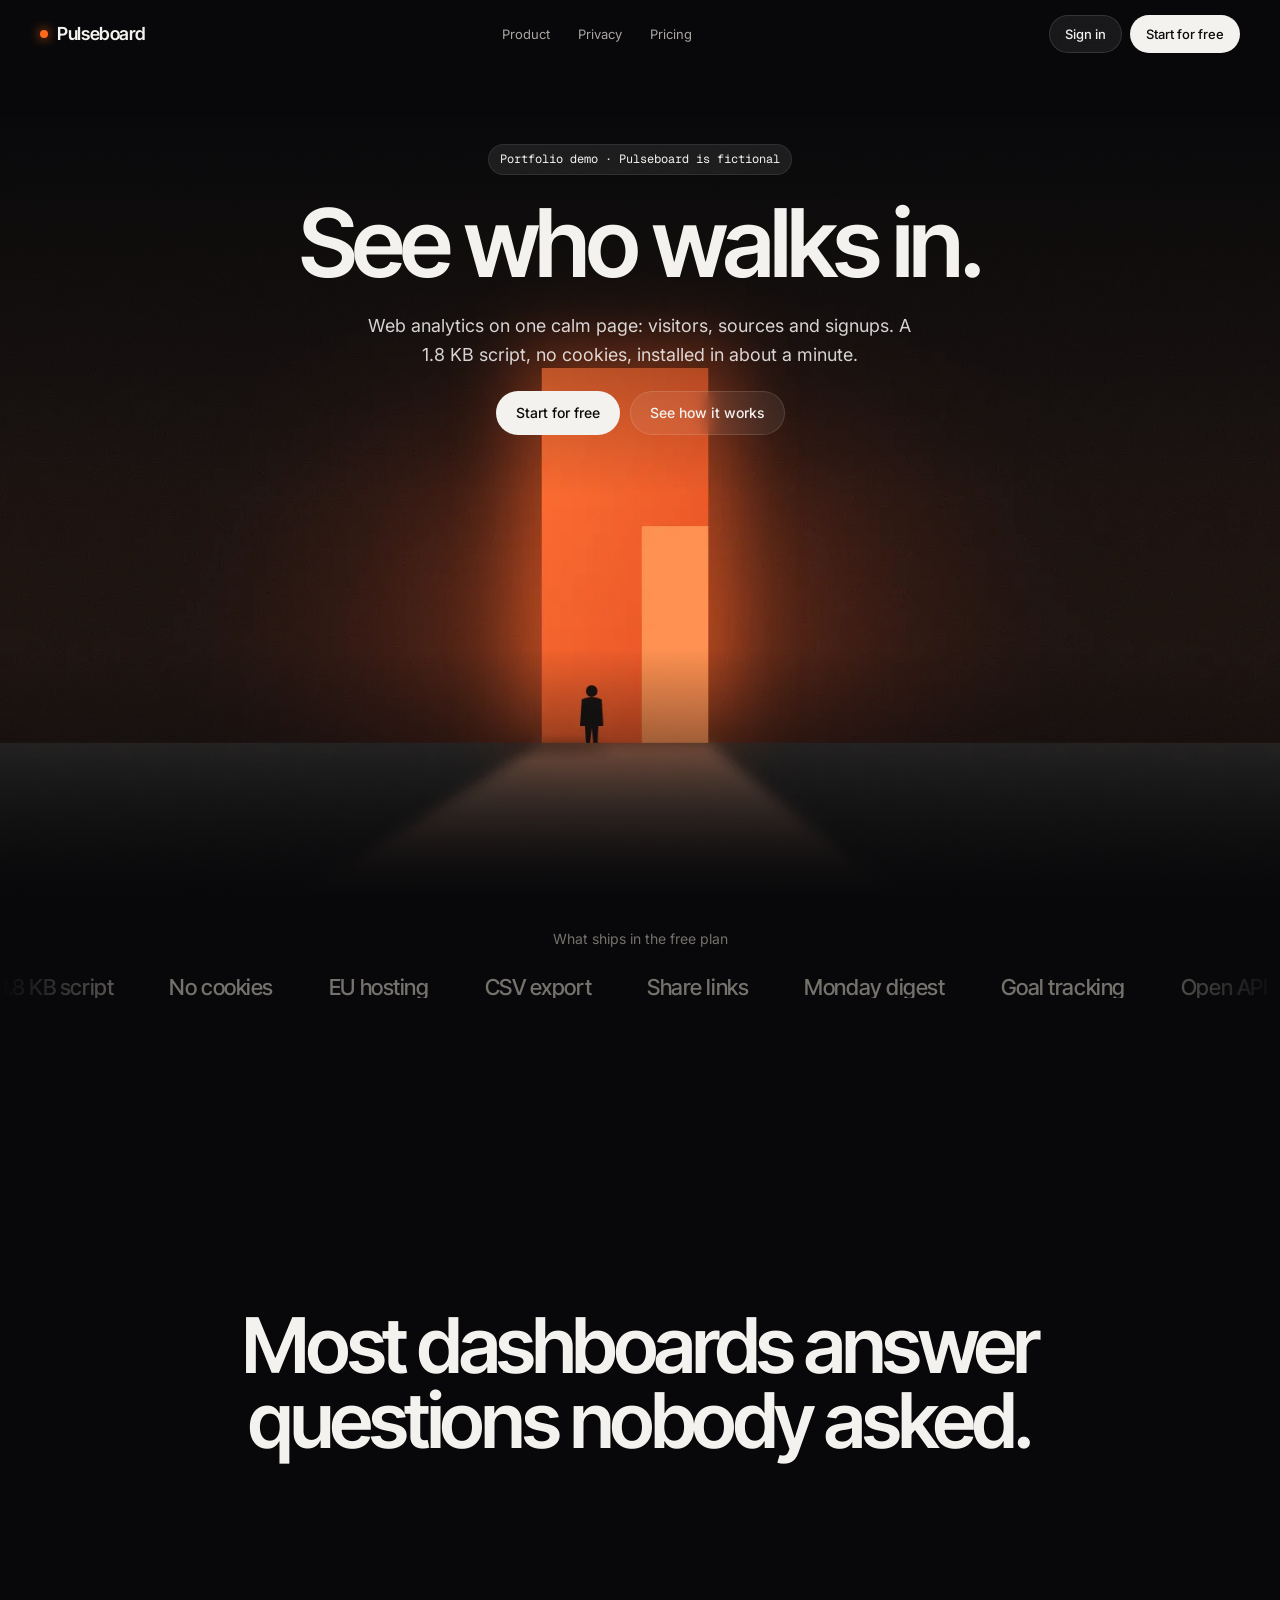
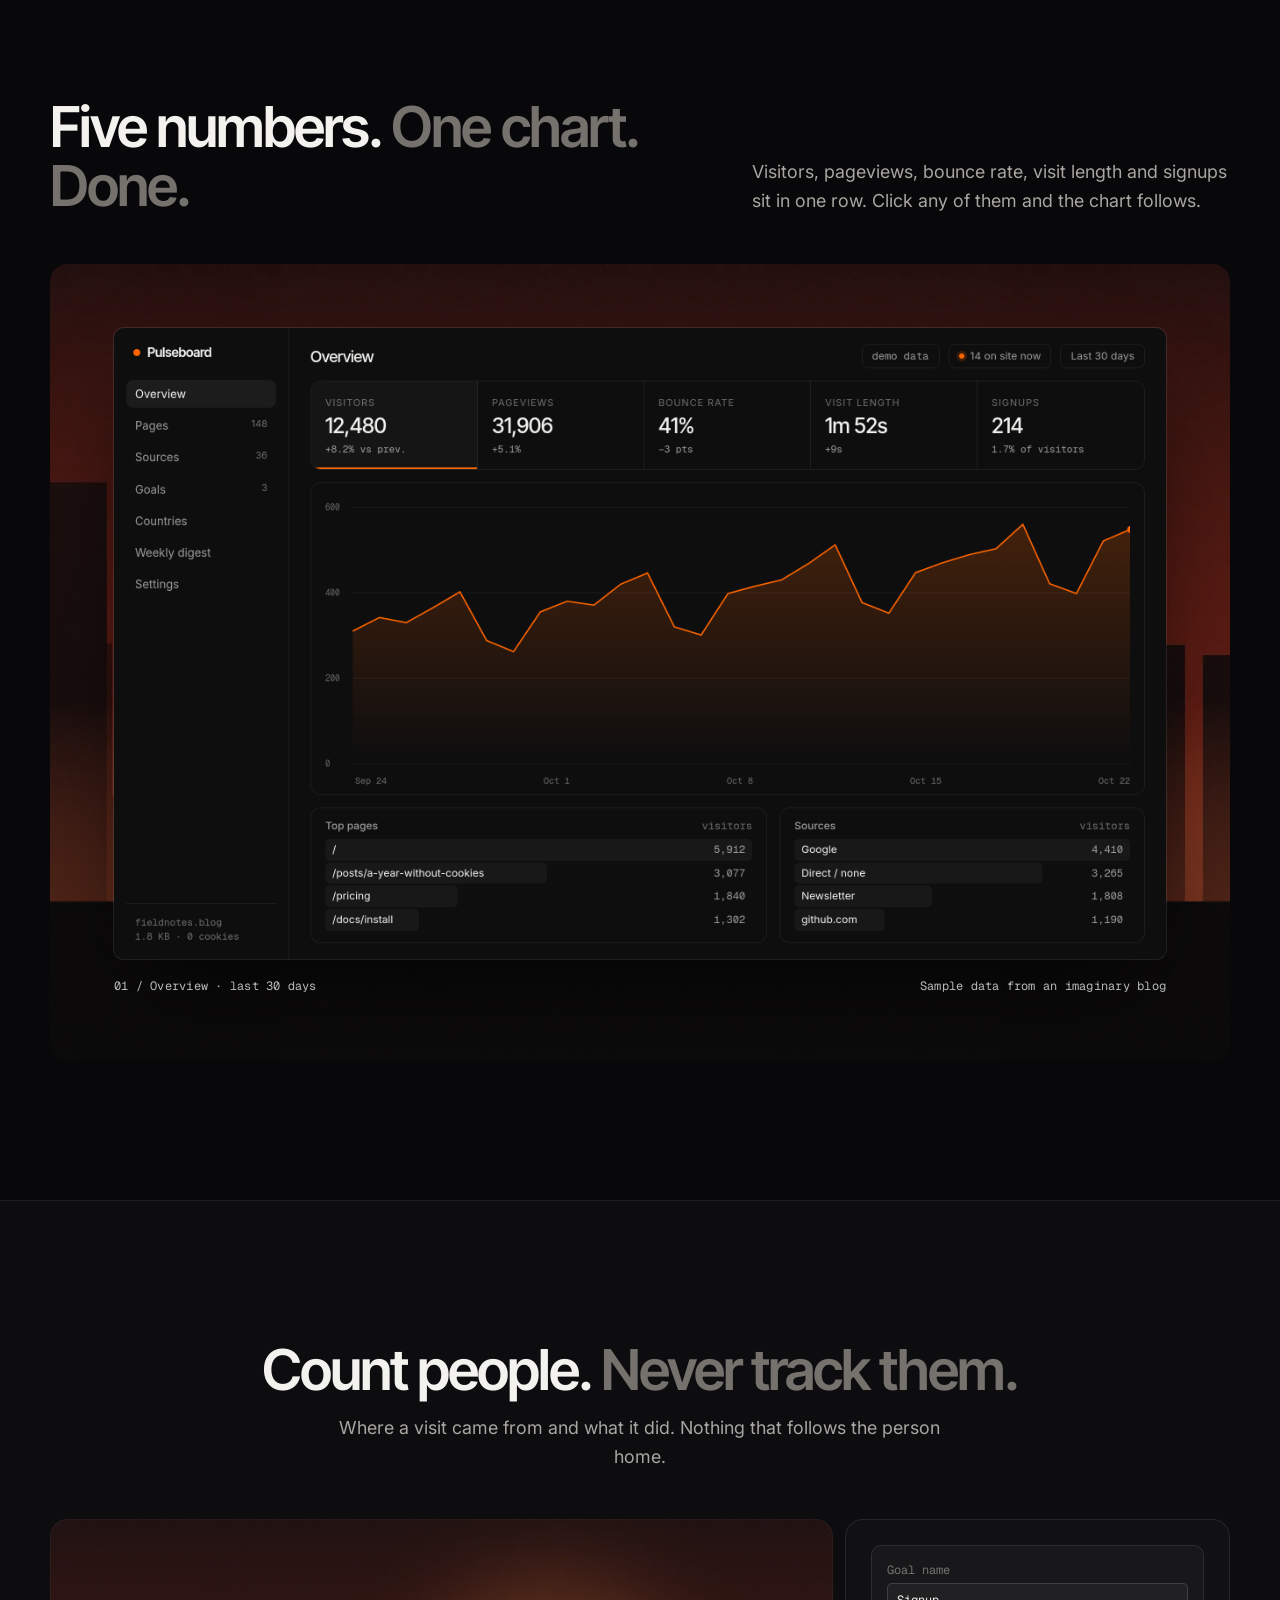
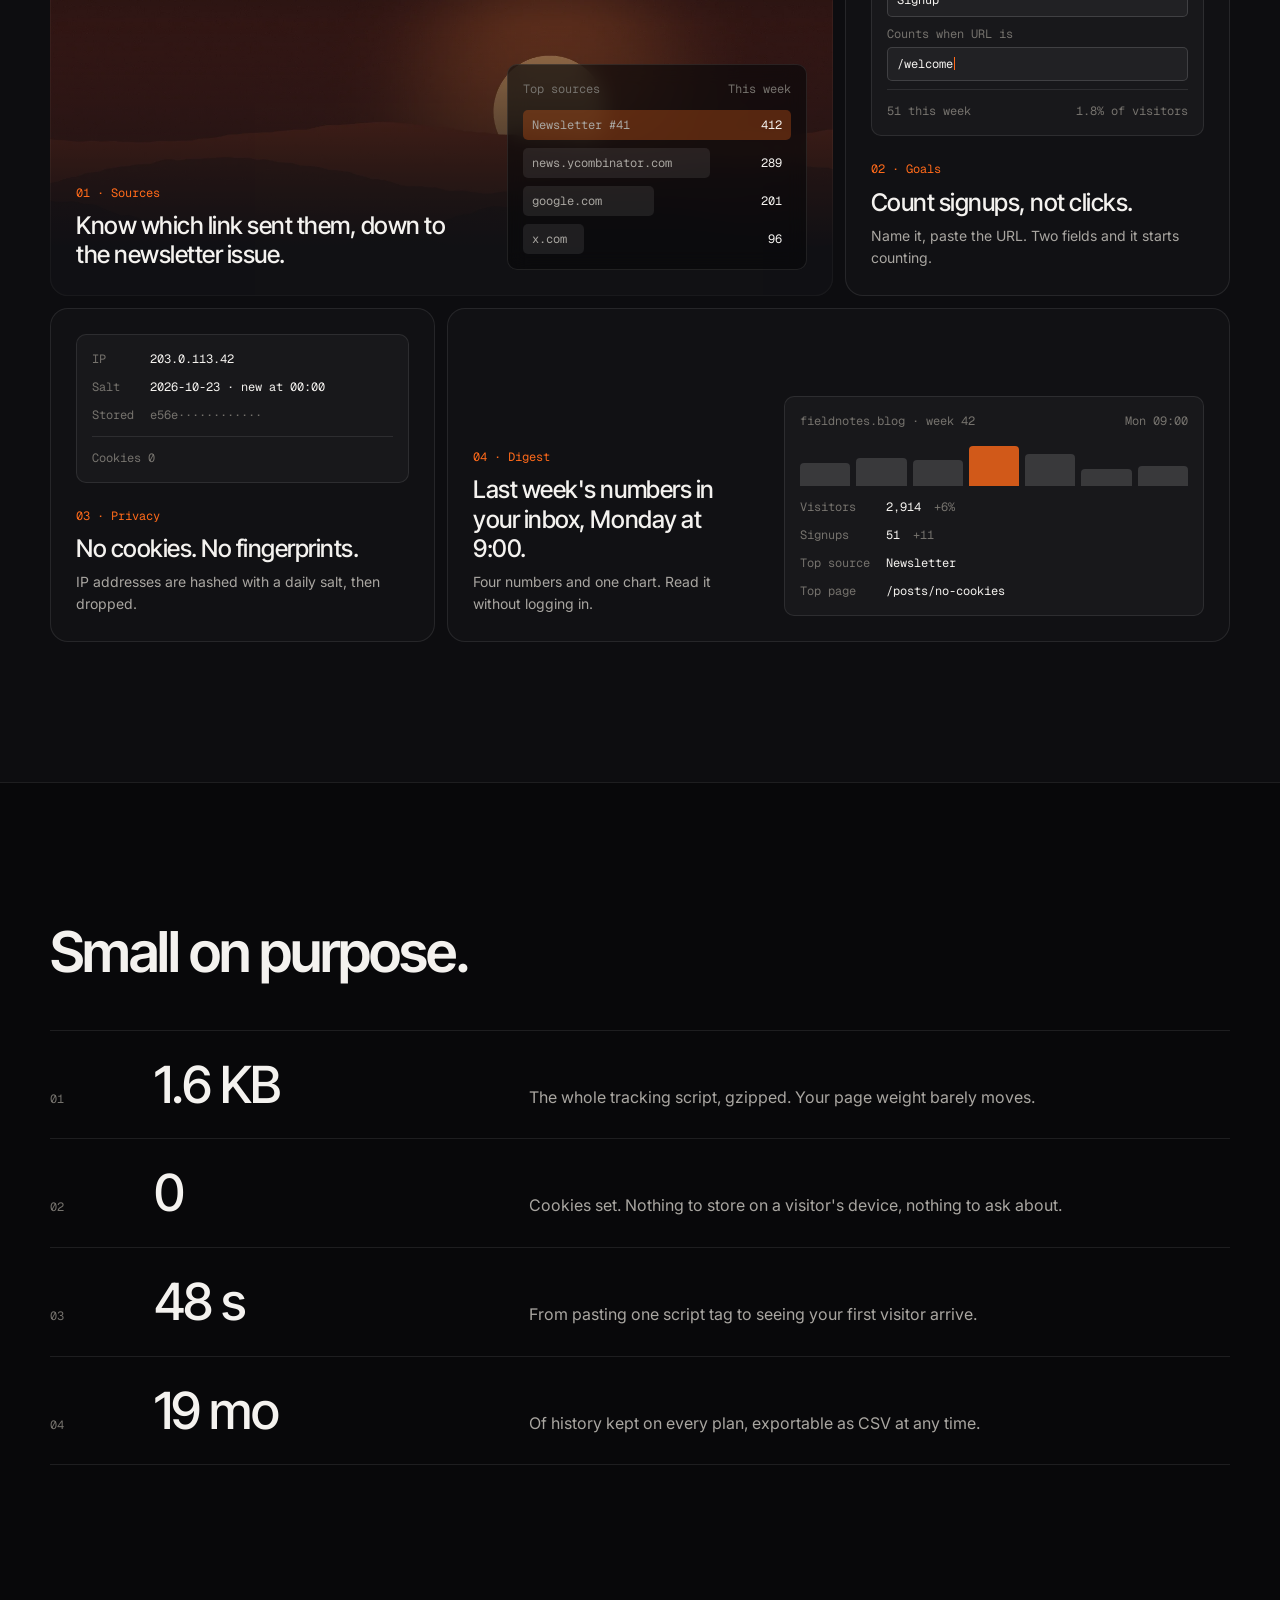
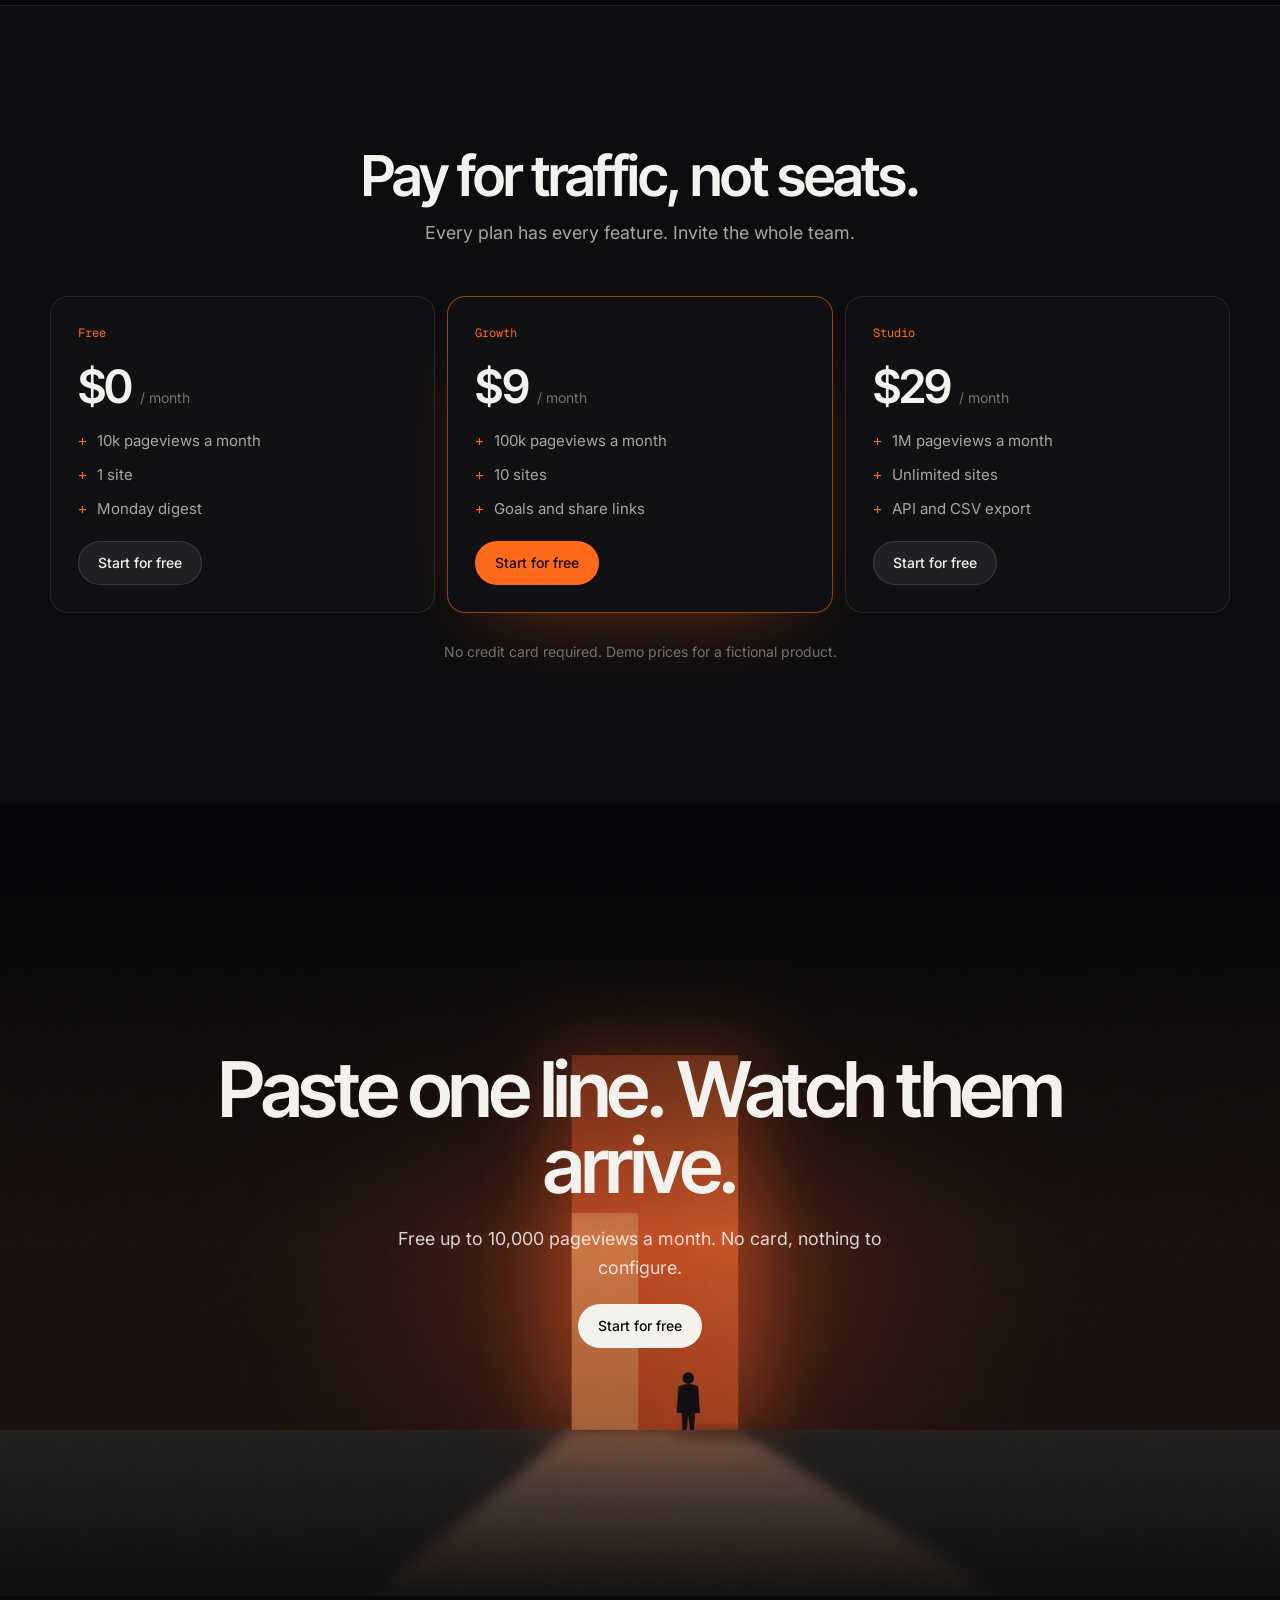
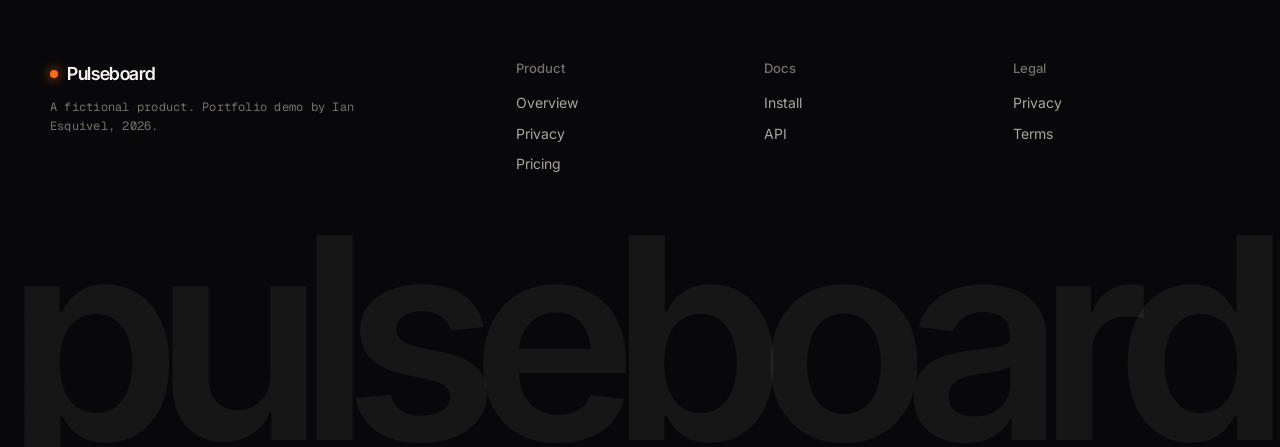
<file: index.html>
<!doctype html>
<html lang="en">
<head>
  <meta charset="utf-8" />
  <meta name="viewport" content="width=device-width, initial-scale=1" />
  <title>Pulseboard · See who walks in (portfolio demo)</title>
  <link rel="icon" href="data:image/svg+xml,%3Csvg xmlns=%22http://www.w3.org/2000/svg%22 viewBox=%220 0 10 10%22%3E%3Ccircle cx=%225%22 cy=%225%22 r=%224%22 fill=%22%23ff6a1a%22/%3E%3C/svg%3E">
  <meta name="description" content="Pulseboard is a fictional, privacy-first web analytics product: one calm page of visitors, sources and signups. A portfolio demo by Ian Esquivel." />
  <link rel="preconnect" href="https://fonts.googleapis.com" />
  <link rel="preconnect" href="https://fonts.gstatic.com" crossorigin />
  <link href="https://fonts.googleapis.com/css2?family=Inter+Tight:wght@500;600&family=Inter:wght@400;500&family=Geist+Mono:wght@400;500&display=swap" rel="stylesheet" />
  <link rel="stylesheet" href="styles.css" />
  <script src="main.js" defer></script>
</head>
<body>
  <header class="topbar">
    <a class="brand" href="#">Pulseboard</a>
    <nav class="topbar-links" aria-label="Main">
      <a href="#product">Product</a>
      <a href="#privacy">Privacy</a>
      <a href="#pricing">Pricing</a>
    </nav>
    <div class="topbar-actions">
      <a class="button button--ghost only-wide" href="#">Sign in</a>
      <a class="button button--white" href="#start">Start for free</a>
    </div>
  </header>

  <main>
    <!-- Hero -->
    <section class="splash">
      <div class="splash-art" data-drift><img src="img/doorway.webp" alt="A small figure standing in front of a glowing orange doorway in a dark hall" fetchpriority="high" /></div>
      <div class="wrap splash-copy">
        <span class="pill" data-in>Portfolio demo · Pulseboard is fictional</span>
        <h1 class="display" data-words>See who walks in.</h1>
        <p class="intro" data-in data-wait="0.3">Web analytics on one calm page: visitors, sources and signups. A 1.8&nbsp;KB script, no cookies, installed in about a minute.</p>
        <div class="splash-actions" data-in data-wait="0.45">
          <a class="button button--white" href="#start">Start for free</a>
          <a class="button button--ghost" href="#product">See how it works</a>
        </div>
      </div>
    </section>

    <!-- Ticker -->
    <section class="ticker-wrap">
      <p class="centered faint" style="font-size:14px" data-in>What ships in the free plan</p>
      <div class="ticker"><div class="ticker-row">
        <span>1.8 KB script</span><span>No cookies</span><span>EU hosting</span><span>CSV export</span><span>Share links</span><span>Monday digest</span><span>Goal tracking</span><span>Open API</span>
      </div></div>
    </section>

    <!-- Statement -->
    <section class="statement">
      <h2 class="display wrap" data-words>Most dashboards answer questions nobody asked.</h2>
    </section>

    <!-- Product -->
    <section class="block" id="product" style="padding-top:0">
      <div class="wrap">
        <div class="block-head block-head--split">
          <h2 class="title" data-in>Five numbers. <span>One chart. Done.</span></h2>
          <p class="intro" data-in>Visitors, pageviews, bounce rate, visit length and signups sit in one row. Click any of them and the chart follows.</p>
        </div>
        <figure class="frame" style="margin:0" data-in>
          <div class="frame-bg"><img src="img/towers.webp" alt="" loading="lazy" /></div>
          <img class="frame-shot" src="img/pulseboard-app.png" width="2400" height="1440" alt="Pulseboard overview screen: five stats, a 30-day visitors chart, top pages and sources" loading="lazy" />
          <figcaption class="frame-caption mono"><span>01 / Overview · last 30 days</span><span>Sample data from an imaginary blog</span></figcaption>
        </figure>
      </div>
    </section>

    <!-- Privacy features -->
    <section class="block block--tint" id="privacy">
      <div class="wrap">
        <div class="block-head centered">
          <h2 class="title" style="max-width:16em" data-in>Count people. <span>Never track them.</span></h2>
          <p class="intro" data-in>Where a visit came from and what it did. Nothing that follows the person home.</p>
        </div>
        <div class="tiles" data-in-group>
          <article class="tile tile--wide tile--art" data-in>
            <div class="tile-bg"><img src="img/ridges.webp" alt="" loading="lazy" /></div>
            <div class="tile-text"><span class="label">01 · Sources</span><h3 class="subtitle">Know which link sent them, down to the newsletter issue.</h3></div>
            <div class="mock mock--frosted" role="img" aria-label="Example top sources this week: Newsletter issue 41, 412 visitors; news.ycombinator.com, 289; google.com, 201; x.com, 96.">
              <div class="mock-top" aria-hidden="true"><span>Top sources</span><span>This week</span></div>
              <ul class="meter" aria-hidden="true">
                <li style="--share:1"><span>Newsletter #41</span><strong>412</strong></li>
                <li style="--share:.7"><span>news.ycombinator.com</span><strong>289</strong></li>
                <li style="--share:.49"><span>google.com</span><strong>201</strong></li>
                <li style="--share:.23"><span>x.com</span><strong>96</strong></li>
              </ul>
            </div>
          </article>
          <article class="tile" data-in>
            <div class="mock" role="img" aria-label="Example goal setup: a goal named Signup that counts when the URL is /welcome. 51 this week.">
              <div aria-hidden="true">
                <span class="input-label">Goal name</span><span class="input">Signup</span>
                <span class="input-label">Counts when URL is</span><span class="input">/welcome<i class="cursor"></i></span>
                <div class="mock-bottom"><span>51 this week</span><span>1.8% of visitors</span></div>
              </div>
            </div>
            <div class="tile-text"><span class="label">02 · Goals</span><h3 class="subtitle">Count signups, not clicks.</h3><p>Name it, paste the URL. Two fields and it starts counting.</p></div>
          </article>
          <article class="tile" data-in data-hash-card>
            <div class="mock" role="img" aria-label="Example: the visitor IP 203.0.113.42 is combined with today's salt and hashed to ec8b0c188d63da08. The IP is then dropped.">
              <dl class="pairs" aria-hidden="true">
                <dt>IP</dt><dd class="hash-ip">203.0.113.42</dd>
                <dt>Salt</dt><dd>2026-10-23 · new at 00:00</dd>
                <dt>Stored</dt><dd class="hash-out" data-value="ec8b0c188d63da08">ec8b0c188d63da08</dd>
              </dl>
              <div class="mock-bottom" aria-hidden="true"><span>Cookies 0</span><span class="hash-note">IP dropped</span></div>
            </div>
            <div class="tile-text"><span class="label">03 · Privacy</span><h3 class="subtitle">No cookies. No fingerprints.</h3><p>IP addresses are hashed with a daily salt, then dropped.</p></div>
          </article>
          <article class="tile tile--wide tile--wider" data-in>
            <div class="tile-text"><span class="label">04 · Digest</span><h3 class="subtitle">Last week's numbers in your inbox, Monday at 9:00.</h3><p>Four numbers and one chart. Read it without logging in.</p></div>
            <div class="mock" role="img" aria-label="Example weekly digest for fieldnotes.blog: 2,914 visitors, up 6%; 51 signups, up 11; top source Newsletter; top page /posts/no-cookies.">
              <div class="mock-top" aria-hidden="true"><span>fieldnotes.blog · week 42</span><span>Mon 09:00</span></div>
              <div class="spark" aria-hidden="true"><i style="--v:.52"></i><i style="--v:.64"></i><i style="--v:.58"></i><i class="peak" style="--v:.9"></i><i style="--v:.71"></i><i style="--v:.38"></i><i style="--v:.44"></i></div>
              <dl class="pairs" aria-hidden="true"><dt>Visitors</dt><dd>2,914 <em>+6%</em></dd><dt>Signups</dt><dd>51 <em>+11</em></dd><dt>Top source</dt><dd>Newsletter</dd><dt>Top page</dt><dd>/posts/no-cookies</dd></dl>
            </div>
          </article>
        </div>
      </div>
    </section>

    <!-- Numbers -->
    <section class="block">
      <div class="wrap">
        <div class="block-head"><h2 class="title" data-in>Small on purpose.</h2></div>
        <div class="figures" data-in-group>
          <div class="figure" data-in><span class="mono faint">01</span><div class="figure-value" data-to="1.8" data-unit=" KB">1.8 KB</div><p>The whole tracking script, gzipped. Your page weight barely moves.</p></div>
          <div class="figure" data-in><span class="mono faint">02</span><div class="figure-value">0</div><p>Cookies set. Nothing to store on a visitor's device, nothing to ask about.</p></div>
          <div class="figure" data-in><span class="mono faint">03</span><div class="figure-value" data-to="60" data-unit=" s">60 s</div><p>From pasting one script tag to seeing your first visitor arrive.</p></div>
          <div class="figure" data-in><span class="mono faint">04</span><div class="figure-value" data-to="24" data-unit=" mo">24 mo</div><p>Of history kept on every plan, exportable as CSV at any time.</p></div>
        </div>
      </div>
    </section>

    <!-- Pricing -->
    <section class="block block--tint" id="pricing">
      <div class="wrap">
        <div class="block-head centered">
          <h2 class="title" data-in>Pay for traffic, not seats.</h2>
          <p class="intro" data-in>Every plan has every feature. Invite the whole team.</p>
        </div>
        <div class="plans" data-in-group>
          <div class="plan" data-in><span class="label">Free</span><div class="plan-price">$0 <small>/ month</small></div><ul><li>10k pageviews a month</li><li>1 site</li><li>Monday digest</li></ul><a class="button button--ghost" href="#start">Start for free</a></div>
          <div class="plan plan--pick" data-in><span class="label">Growth</span><div class="plan-price">$9 <small>/ month</small></div><ul><li>100k pageviews a month</li><li>10 sites</li><li>Goals and share links</li></ul><a class="button button--orange" href="#start">Start for free</a></div>
          <div class="plan" data-in><span class="label">Studio</span><div class="plan-price">$29 <small>/ month</small></div><ul><li>1M pageviews a month</li><li>Unlimited sites</li><li>API and CSV export</li></ul><a class="button button--ghost" href="#start">Start for free</a></div>
        </div>
        <p class="centered footnote" data-in>No credit card required. Demo prices for a fictional product.</p>
      </div>
    </section>

    <!-- Final call to action -->
    <section class="splash splash--end" id="start">
      <div class="splash-art"><img src="img/doorway.webp" alt="" loading="lazy" /></div>
      <div class="wrap splash-copy">
        <h2 class="display" style="font-size:clamp(40px,6vw,84px)" data-words>Paste one line. Watch them arrive.</h2>
        <p class="intro" data-in>Free up to 10,000 pageviews a month. No card, nothing to configure.</p>
        <div class="splash-actions" data-in><a class="button button--white" href="#">Start for free</a></div>
      </div>
    </section>
  </main>

  <footer class="bottom">
    <div class="wrap bottom-cols">
      <div><a class="brand" href="#">Pulseboard</a><p class="mono faint" style="margin-top:12px;max-width:26em">A fictional product. Portfolio demo by Ian Esquivel, 2026.</p></div>
      <div><h4>Product</h4><a href="#product">Overview</a><a href="#privacy">Privacy</a><a href="#pricing">Pricing</a></div>
      <div><h4>Docs</h4><a href="#">Install</a><a href="#">API</a></div>
      <div><h4>Legal</h4><a href="#">Privacy</a><a href="#">Terms</a></div>
    </div>
    <div class="giant" aria-hidden="true">pulseboard</div>
  </footer>
</body>
</html>
</file>
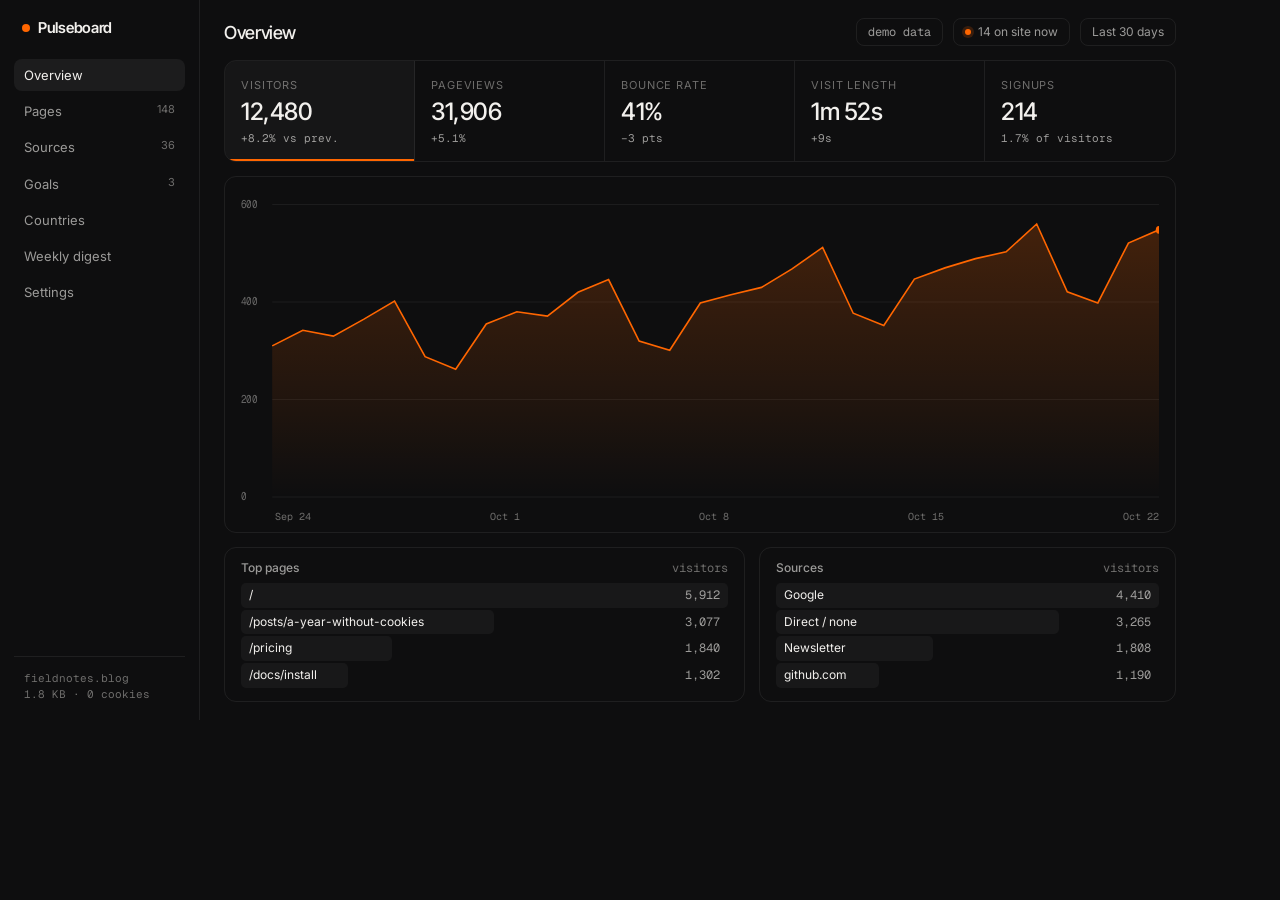
<file: app/index.html>
<!doctype html>
<html lang="en">
<head>
<meta charset="utf-8" />
<meta name="viewport" content="width=1200" />
<title>Pulseboard dashboard (demo data)</title>
<link href="https://fonts.googleapis.com/css2?family=Inter:wght@400;500&family=Inter+Tight:wght@500;600&family=Geist+Mono:wght@400;500&display=swap" rel="stylesheet" />
<style>
  :root { --bg:#0e0e0f; --panel:#141415; --line:rgba(255,255,255,.07); --ink:#f2f0ed; --ink2:rgba(242,240,237,.62); --ink3:rgba(242,240,237,.42); --acc:#ff6600; }
  * { box-sizing:border-box; margin:0; }
  body { width:1200px; height:720px; background:var(--bg); color:var(--ink); font:13px/1.4 Inter, sans-serif; display:grid; grid-template-columns:200px 1fr; overflow:hidden; }
  .mono { font-family:"Geist Mono", monospace; }
  aside { border-right:1px solid var(--line); padding:18px 14px; display:flex; flex-direction:column; gap:4px; }
  .brand { font:600 15px "Inter Tight"; letter-spacing:-.02em; display:flex; align-items:center; gap:8px; padding:0 8px 18px; }
  .brand i { width:8px; height:8px; border-radius:50%; background:var(--acc); }
  aside a { padding:7px 10px; border-radius:8px; color:var(--ink2); text-decoration:none; display:flex; justify-content:space-between; }
  aside a.on { background:rgba(255,255,255,.06); color:var(--ink); }
  aside a span { color:var(--ink3); font-size:11px; }
  aside .site { margin-top:auto; border-top:1px solid var(--line); padding:14px 10px 0; color:var(--ink3); font-size:11px; }
  main { padding:18px 24px; display:grid; grid-template-rows:auto auto 1fr auto; gap:14px; min-width:0; }
  .top { display:flex; align-items:center; gap:10px; }
  .top h1 { font:500 18px "Inter Tight"; letter-spacing:-.02em; margin-right:auto; }
  .chip { height:28px; padding:0 11px; border-radius:8px; border:1px solid var(--line); display:inline-flex; align-items:center; gap:7px; color:var(--ink2); font-size:12px; }
  .live i { width:6px; height:6px; border-radius:50%; background:var(--acc); box-shadow:0 0 0 3px rgba(255,102,0,.18); }
  .kpis { display:grid; grid-template-columns:repeat(5,1fr); border:1px solid var(--line); border-radius:12px; overflow:hidden; }
  .kpi { padding:14px 16px; border-right:1px solid var(--line); }
  .kpi:last-child { border-right:0; }
  .kpi.on { background:rgba(255,255,255,.03); box-shadow:inset 0 -2px 0 var(--acc); }
  .kpi small { color:var(--ink3); font-size:11px; text-transform:uppercase; letter-spacing:.08em; }
  .kpi b { display:block; font:500 24px "Inter Tight"; letter-spacing:-.02em; margin:4px 0 2px; }
  .kpi em { font-style:normal; font-size:11px; color:var(--ink2); }
  .chart { border:1px solid var(--line); border-radius:12px; padding:14px 16px 8px; position:relative; }
  .chart { display:flex; flex-direction:column; } .chart svg { display:block; width:100%; flex:1; }
  .axis { display:flex; justify-content:space-between; color:var(--ink3); font-size:10px; padding:4px 0 0 34px; }
  .row2 { display:grid; grid-template-columns:1.25fr 1fr; gap:14px; }
  .panel { border:1px solid var(--line); border-radius:12px; padding:12px 16px; }
  .panel h2 { font:500 12px Inter; color:var(--ink2); display:flex; justify-content:space-between; margin-bottom:6px; }
  .panel h2 span { color:var(--ink3); font-weight:400; }
  .li { position:relative; display:flex; justify-content:space-between; padding:5px 8px; font-size:12px; }
  .li::before { content:""; position:absolute; inset:1px auto 1px 0; width:var(--w); background:rgba(255,255,255,.045); border-radius:5px; }
  .li > * { position:relative; }
  .li b { font-weight:400; color:var(--ink); }
  .li span { color:var(--ink2); }
</style>
</head>
<body>
<aside>
  <div class="brand"><i></i>Pulseboard</div>
  <a class="on" href="#">Overview</a>
  <a href="#">Pages <span>148</span></a>
  <a href="#">Sources <span>36</span></a>
  <a href="#">Goals <span>3</span></a>
  <a href="#">Countries</a>
  <a href="#">Weekly digest</a>
  <a href="#">Settings</a>
  <div class="site mono">fieldnotes.blog<br/>1.8 KB · 0 cookies</div>
</aside>
<main>
  <div class="top">
    <h1>Overview</h1>
    <span class="chip mono">demo data</span>
    <span class="chip live"><i></i>14 on site now</span>
    <span class="chip">Last 30 days</span>
  </div>
  <div class="kpis">
    <div class="kpi on"><small>Visitors</small><b>12,480</b><em class="mono">+8.2% vs prev.</em></div>
    <div class="kpi"><small>Pageviews</small><b>31,906</b><em class="mono">+5.1%</em></div>
    <div class="kpi"><small>Bounce rate</small><b>41%</b><em class="mono">−3 pts</em></div>
    <div class="kpi"><small>Visit length</small><b>1m 52s</b><em class="mono">+9s</em></div>
    <div class="kpi"><small>Signups</small><b>214</b><em class="mono">1.7% of visitors</em></div>
  </div>
  <div class="chart">
    <svg viewBox="0 0 1000 280" preserveAspectRatio="none" id="c"></svg>
    <div class="axis mono"><span>Sep 24</span><span>Oct 1</span><span>Oct 8</span><span>Oct 15</span><span>Oct 22</span></div>
  </div>
  <div class="row2">
    <div class="panel"><h2>Top pages <span class="mono">visitors</span></h2>
      <div class="li" style="--w:100%"><b>/</b><span class="mono">5,912</span></div>
      <div class="li" style="--w:52%"><b>/posts/a-year-without-cookies</b><span class="mono">3,077</span></div>
      <div class="li" style="--w:31%"><b>/pricing</b><span class="mono">1,840</span></div>
      <div class="li" style="--w:22%"><b>/docs/install</b><span class="mono">1,302</span></div>
    </div>
    <div class="panel"><h2>Sources <span class="mono">visitors</span></h2>
      <div class="li" style="--w:100%"><b>Google</b><span class="mono">4,410</span></div>
      <div class="li" style="--w:74%"><b>Direct / none</b><span class="mono">3,265</span></div>
      <div class="li" style="--w:41%"><b>Newsletter</b><span class="mono">1,808</span></div>
      <div class="li" style="--w:27%"><b>github.com</b><span class="mono">1,190</span></div>
    </div>
  </div>
</main>
<script>
  // deterministic demo series (30 days)
  const v=[310,342,330,365,402,288,262,355,380,371,420,446,320,301,398,415,430,468,512,377,352,447,470,489,503,560,421,398,521,548];
  const W=1000,H=280,pad=34,max=600, x=i=>pad+i*(W-pad)/(v.length-1), y=n=>H-8-(n/max)*(H-20);
  let g='';
  [0,200,400,600].forEach(n=>{g+=`<line x1="${pad}" x2="${W}" y1="${y(n)}" y2="${y(n)}" stroke="rgba(255,255,255,.06)"/><text x="0" y="${y(n)+3}" fill="rgba(242,240,237,.4)" font-size="10" font-family="Geist Mono">${n}</text>`});
  const pts=v.map((n,i)=>`${x(i)},${y(n)}`).join(' ');
  g+=`<defs><linearGradient id="f" x1="0" y1="0" x2="0" y2="1"><stop offset="0" stop-color="#ff6600" stop-opacity=".22"/><stop offset="1" stop-color="#ff6600" stop-opacity="0"/></linearGradient></defs>`;
  g+=`<polygon points="${pad},${y(0)} ${pts} ${W},${y(0)}" fill="url(#f)"/><polyline points="${pts}" fill="none" stroke="#ff6600" stroke-width="1.6" vector-effect="non-scaling-stroke"/>`;
  g+=`<circle cx="${x(29)}" cy="${y(548)}" r="3.5" fill="#ff6600"/>`;
  document.getElementById('c').innerHTML=g;
</script>
</body>
</html>
</file>
<file: styles.css>
/* Pulseboard landing page styles. Written by Ian Esquivel, 2026.
   Edit the variables in :root to retheme the whole page. */
:root {
  --pb-bg: #08080a;
  --pb-bg-raised: #111114;
  --pb-bg-soft: #0d0d10;
  --pb-text: #f4f2ef;
  --pb-text-dim: #a9a6a1;
  --pb-text-faint: #75726d;
  --pb-rule: rgba(255, 255, 255, 0.09);
  --pb-orange: #ff6a1a;
  --pb-orange-text: #140800;
  --pb-head: "Inter Tight", system-ui, sans-serif;
  --pb-body: "Inter", system-ui, sans-serif;
  --pb-code: "Geist Mono", ui-monospace, monospace;
  --pb-round: 18px;
  --pb-round-sm: 10px;
  --pb-width: 1180px;
  --pb-gutter: clamp(20px, 4vw, 40px);
  --pb-curve: cubic-bezier(0.2, 0.7, 0.1, 1);
}

*, *::before, *::after { box-sizing: border-box; }
html { scroll-behavior: smooth; -webkit-text-size-adjust: 100%; }
body {
  margin: 0; background: var(--pb-bg); color: var(--pb-text);
  font: 400 16px/1.6 var(--pb-body); -webkit-font-smoothing: antialiased; overflow-x: hidden;
}
img { max-width: 100%; display: block; }
a { color: inherit; text-decoration: none; }
h1, h2, h3, h4, p { margin: 0; }
:focus-visible { outline: 2px solid var(--pb-orange); outline-offset: 3px; border-radius: 6px; }

.wrap { width: min(100% - 2 * var(--pb-gutter), var(--pb-width)); margin-inline: auto; }
.mono { font-family: var(--pb-code); font-size: 12px; letter-spacing: 0.02em; }
.dim { color: var(--pb-text-dim); }
.faint { color: var(--pb-text-faint); }
.label { font-family: var(--pb-code); font-size: 12px; color: var(--pb-orange); }
.centered { text-align: center; }
.centered .intro, .centered .title { margin-inline: auto; }

.display { font: 600 clamp(44px, 7.4vw, 104px)/0.98 var(--pb-head); letter-spacing: -0.045em; }
.title { font: 600 clamp(32px, 4.4vw, 58px)/1.04 var(--pb-head); letter-spacing: -0.035em; }
.title span { color: var(--pb-text-faint); }
.subtitle { font: 500 clamp(20px, 1.9vw, 26px)/1.2 var(--pb-head); letter-spacing: -0.02em; }
.intro { font-size: clamp(17px, 1.4vw, 19px); color: var(--pb-text-dim); max-width: 34em; }

/* buttons */
.button {
  display: inline-flex; align-items: center; justify-content: center; gap: 8px;
  height: 44px; padding: 0 20px; border-radius: 999px; font: 500 14px/1 var(--pb-body);
  transition: transform 0.25s var(--pb-curve), background-color 0.25s, box-shadow 0.25s;
}
.button:hover { transform: translateY(-1px); }
.button--white { background: var(--pb-text); color: #0b0b0b; }
.button--white:hover { background: #fff; }
.button--ghost { background: rgba(255, 255, 255, 0.07); box-shadow: inset 0 0 0 1px rgba(255, 255, 255, 0.12); backdrop-filter: blur(8px); }
.button--ghost:hover { background: rgba(255, 255, 255, 0.12); }
.button--orange { background: var(--pb-orange); color: var(--pb-orange-text); }
.button--orange:hover { box-shadow: 0 8px 30px -8px rgba(255, 106, 26, 0.7); }

/* top bar */
.topbar {
  position: fixed; inset: 0 0 auto; z-index: 50; height: 68px;
  display: flex; align-items: center; justify-content: space-between; padding-inline: var(--pb-gutter);
  transition: background-color 0.3s, box-shadow 0.3s, backdrop-filter 0.3s;
}
.topbar.is-solid { background: rgba(8, 8, 10, 0.72); backdrop-filter: blur(14px); -webkit-backdrop-filter: blur(14px); box-shadow: 0 1px 0 var(--pb-rule); }
.brand { display: inline-flex; align-items: center; gap: 9px; font: 600 18px/1 var(--pb-head); letter-spacing: -0.02em; }
.brand::before { content: ""; width: 8px; height: 8px; border-radius: 50%; background: var(--pb-orange); box-shadow: 0 0 12px var(--pb-orange); }
.topbar-links { display: flex; gap: 28px; font-size: 13px; color: var(--pb-text-dim); }
.topbar-links a:hover { color: var(--pb-text); }
.topbar-actions { display: flex; gap: 8px; }
.topbar-actions .button { height: 38px; padding: 0 16px; font-size: 13px; }

/* hero blocks (top and bottom) */
.splash { position: relative; min-height: 100svh; display: grid; place-items: start center; overflow: hidden; isolation: isolate; text-align: center; }
.splash-art { position: absolute; inset: 0; z-index: -2; }
.splash-art[data-drift] { top: 13vh; }
.splash-art img { width: 100%; height: 100%; object-fit: cover; object-position: center 70%; }
.splash::before {
  content: ""; position: absolute; inset: 0; z-index: -1;
  background: linear-gradient(to bottom, var(--pb-bg) 0, var(--pb-bg) 11vh, rgba(8,8,10,0.55) 26vh, rgba(8,8,10,0) 55%, rgba(8,8,10,0) 72%, var(--pb-bg) 100%);
}
.splash-copy { display: grid; justify-items: center; gap: 22px; padding-top: clamp(116px, 16vh, 150px); }
.splash-copy .display { max-width: 11em; }
.splash-copy .intro { color: rgba(255, 255, 255, 0.82); max-width: 31em; }
.splash-actions { display: flex; flex-wrap: wrap; gap: 10px; justify-content: center; }
.pill { font-family: var(--pb-code); font-size: 12px; padding: 6px 12px; border-radius: 999px; background: rgba(255, 255, 255, 0.08); box-shadow: inset 0 0 0 1px rgba(255,255,255,0.08); }
.splash--end { min-height: 88svh; place-items: center; }
.splash--end .splash-art img { transform: scaleX(-1); object-position: center 80%; }
.splash--end::before { background: linear-gradient(to bottom, var(--pb-bg) 8%, rgba(8,8,10,0.2) 55%, rgba(8,8,10,0.5) 100%); }
.splash--end .splash-copy { padding-top: 0; }

/* sections */
.block { padding-block: clamp(80px, 11vw, 150px); }
.block--tint { background: var(--pb-bg-soft); box-shadow: 0 -1px 0 var(--pb-rule), 0 1px 0 var(--pb-rule); }
.block-head { display: grid; gap: 14px; margin-bottom: clamp(32px, 4vw, 48px); }
.block-head--split { grid-template-columns: 1.4fr 1fr; align-items: end; gap: 32px; }
.statement { min-height: 70svh; display: grid; place-items: center; text-align: center; padding-block: 80px; }
.statement .display { font-size: clamp(38px, 6vw, 84px); max-width: 13em; }

/* ticker */
.ticker-wrap { padding-block: 28px 70px; }
.ticker { margin-top: 26px; overflow: hidden; -webkit-mask-image: linear-gradient(90deg, transparent, #000 12%, #000 88%, transparent); mask-image: linear-gradient(90deg, transparent, #000 12%, #000 88%, transparent); }
.ticker-row { display: flex; width: max-content; gap: 56px; padding-right: 56px; animation: pb-slide 42s linear infinite; }
.ticker-row span { font: 500 22px/1 var(--pb-head); letter-spacing: -0.02em; color: var(--pb-text-faint); white-space: nowrap; }
@keyframes pb-slide { to { transform: translateX(-50%); } }

/* product frame */
.frame { position: relative; overflow: hidden; isolation: isolate; border-radius: var(--pb-round); padding: clamp(18px, 5vw, 70px); }
.frame-bg { position: absolute; inset: 0; z-index: -1; }
.frame-bg img { width: 100%; height: 100%; object-fit: cover; }
.frame-bg::after { content: ""; position: absolute; inset: 0; background: linear-gradient(rgba(8,8,10,0.05), rgba(8,8,10,0.6)); }
.frame-shot { width: 100%; height: auto; border-radius: var(--pb-round-sm); box-shadow: 0 0 0 1px rgba(255,255,255,0.1), 0 40px 90px -30px rgba(0,0,0,0.8); }
.frame-caption { display: flex; justify-content: space-between; gap: 16px; margin-top: 18px; color: rgba(255,255,255,0.72); }

/* feature tiles */
.tiles { display: grid; grid-template-columns: repeat(3, minmax(0, 1fr)); gap: 12px; }
.tile {
  position: relative; overflow: hidden; isolation: isolate; min-height: 300px; padding: 26px;
  border-radius: var(--pb-round); background: var(--pb-bg-raised); box-shadow: inset 0 0 0 1px var(--pb-rule);
  display: flex; flex-direction: column; justify-content: space-between; gap: 24px;
}
.tile--wide { grid-column: span 2; display: grid; grid-template-columns: 1fr minmax(0, 300px); align-items: end; gap: 32px; }
.tile--wider { grid-template-columns: 1fr minmax(0, 420px); }
.tile--art { padding-top: 26px; }
.tile-bg { position: absolute; inset: 0; z-index: -1; opacity: 0.6; }
.tile-bg img { width: 100%; height: 100%; object-fit: cover; }
.tile-bg::after { content: ""; position: absolute; inset: 0; background: linear-gradient(to top, var(--pb-bg-raised) 12%, rgba(17,17,20,0) 72%); }
.tile-text { display: grid; gap: 8px; max-width: 26em; }
.tile-text p { font-size: 14px; color: var(--pb-text-dim); }

/* little UI mockups inside the tiles */
.mock { display: grid; gap: 12px; padding: 16px; border-radius: var(--pb-round-sm); background: rgba(255,255,255,0.03); box-shadow: inset 0 0 0 1px var(--pb-rule); font: 400 12px/1.5 var(--pb-code); color: var(--pb-text-dim); }
.mock--frosted { background: rgba(8,8,10,0.64); backdrop-filter: blur(10px); -webkit-backdrop-filter: blur(10px); }
.mock-top, .mock-bottom { display: flex; justify-content: space-between; gap: 12px; color: var(--pb-text-faint); }
.mock-bottom { padding-top: 12px; border-top: 1px solid var(--pb-rule); }
.meter { display: grid; gap: 8px; margin: 0; padding: 0; list-style: none; }
.meter li { position: relative; display: flex; justify-content: space-between; padding: 6px 9px; }
.meter li::before { content: ""; position: absolute; inset: 0; z-index: -1; border-radius: 5px; background: rgba(255,255,255,0.08); width: calc(var(--share) * 100%); }
.meter li:first-child::before { background: rgba(255,106,26,0.28); }
.meter li { isolation: isolate; }
.meter strong { font-weight: 400; color: var(--pb-text); }
.input-label { color: var(--pb-text-faint); }
.input { display: block; margin: 4px 0 8px; padding: 8px 10px; border-radius: 5px; background: rgba(255,255,255,0.04); box-shadow: inset 0 0 0 1px rgba(255,255,255,0.14); color: var(--pb-text); }
.cursor { display: inline-block; width: 1px; height: 1.1em; margin-left: 1px; vertical-align: -2px; background: var(--pb-orange); animation: pb-blink 1s steps(1) infinite; }
@keyframes pb-blink { 50% { opacity: 0; } }
.pairs { display: grid; grid-template-columns: auto 1fr; gap: 10px 16px; margin: 0; }
.pairs dt { color: var(--pb-text-faint); }
.pairs dd { margin: 0; color: var(--pb-text); white-space: nowrap; }
.pairs em { margin-left: 6px; font-style: normal; color: var(--pb-text-faint); }
.hash-ip { transition: opacity 0.5s, text-decoration-color 0.5s; }
.hash-out { color: var(--pb-orange); }
.hash-out .tmp { color: var(--pb-text-faint); }
.hash-note { transition: opacity 0.5s; }
.armed:not(.is-done) .hash-note { opacity: 0; }
.is-done .hash-ip { opacity: 0.45; text-decoration: line-through; }
.spark { display: flex; align-items: flex-end; gap: 6px; height: 44px; }
.spark i { flex: 1; height: calc(var(--v) * 100%); border-radius: 4px 4px 0 0; background: rgba(255,255,255,0.14); }
.spark i.peak { background: var(--pb-orange); opacity: 0.8; }

/* numbers list */
.figures { border-top: 1px solid var(--pb-rule); }
.figure { display: grid; grid-template-columns: 80px 1fr 2fr; gap: 24px; align-items: baseline; padding: 28px 0; border-bottom: 1px solid var(--pb-rule); }
.figure-value { font: 500 clamp(36px, 4vw, 56px)/1 var(--pb-head); letter-spacing: -0.03em; }
.figure p { max-width: 34rem; color: var(--pb-text-dim); }

/* pricing */
.plans { display: grid; grid-template-columns: repeat(3, minmax(0, 1fr)); gap: 12px; }
.plan { display: grid; gap: 20px; align-content: start; padding: 28px; border-radius: var(--pb-round); background: var(--pb-bg-raised); box-shadow: inset 0 0 0 1px var(--pb-rule); }
.plan--pick { box-shadow: inset 0 0 0 1px rgba(255,106,26,0.55), 0 30px 80px -40px rgba(255,106,26,0.45); }
.plan-price { font: 600 46px/1 var(--pb-head); letter-spacing: -0.035em; }
.plan-price small { font: 400 14px var(--pb-body); letter-spacing: 0; color: var(--pb-text-faint); }
.plan ul { display: grid; gap: 10px; margin: 0; padding: 0; list-style: none; color: var(--pb-text-dim); font-size: 15px; }
.plan li { display: flex; gap: 10px; }
.plan li::before { content: "+"; font-family: var(--pb-code); color: var(--pb-orange); }
.plan .button { justify-self: start; }
.footnote { margin-top: 28px; font-size: 14px; color: var(--pb-text-faint); }

/* footer */
.bottom { padding-top: 64px; overflow: hidden; box-shadow: 0 -1px 0 var(--pb-rule); }
.bottom-cols { display: grid; grid-template-columns: 2fr 1fr 1fr 1fr; gap: 32px; }
.bottom-cols h4 { margin-bottom: 12px; font: 500 13px var(--pb-body); color: var(--pb-text-faint); }
.bottom-cols a:not(.brand) { display: block; padding: 4px 0; font-size: 14px; color: var(--pb-text-dim); }
.bottom-cols a:hover { color: var(--pb-text); }
.giant { margin-top: 48px; text-align: center; white-space: nowrap; line-height: 0.78; font: 600 22vw/0.78 var(--pb-head); letter-spacing: -0.06em; color: rgba(255,255,255,0.055); user-select: none; }

/* scroll-in animation: only when main.js has run and motion is allowed */
.anim [data-in] { opacity: 0; transform: translateY(22px); transition: opacity 0.9s var(--pb-curve), transform 0.9s var(--pb-curve); transition-delay: var(--wait, 0s); }
.anim [data-in].shown { opacity: 1; transform: none; }
.anim .word { display: inline-block; opacity: 0; transform: translateY(0.4em); transition: opacity 0.8s var(--pb-curve), transform 0.8s var(--pb-curve); transition-delay: var(--wait, 0s); }
.anim .shown .word { opacity: 1; transform: none; }

@media (max-width: 960px) {
  .topbar-links, .only-wide { display: none; }
  .block-head--split { grid-template-columns: 1fr; }
  .tiles, .plans { grid-template-columns: 1fr; }
  .tile--wide, .tile--wider { grid-column: auto; grid-template-columns: 1fr; }
  .tile--wide .mock { order: -1; }
  .tile--art { padding-top: 140px; }
  .figure { grid-template-columns: 1fr; gap: 8px; }
  .frame-caption { flex-direction: column; gap: 4px; }
  .bottom-cols { grid-template-columns: 1fr 1fr; }
  .bottom-cols > :first-child { grid-column: 1 / -1; }
}
@media (prefers-reduced-motion: reduce) {
  html { scroll-behavior: auto; }
  .ticker-row, .cursor { animation: none; }
  .button, .anim [data-in], .anim .word { transition: none; }
}
</file>
